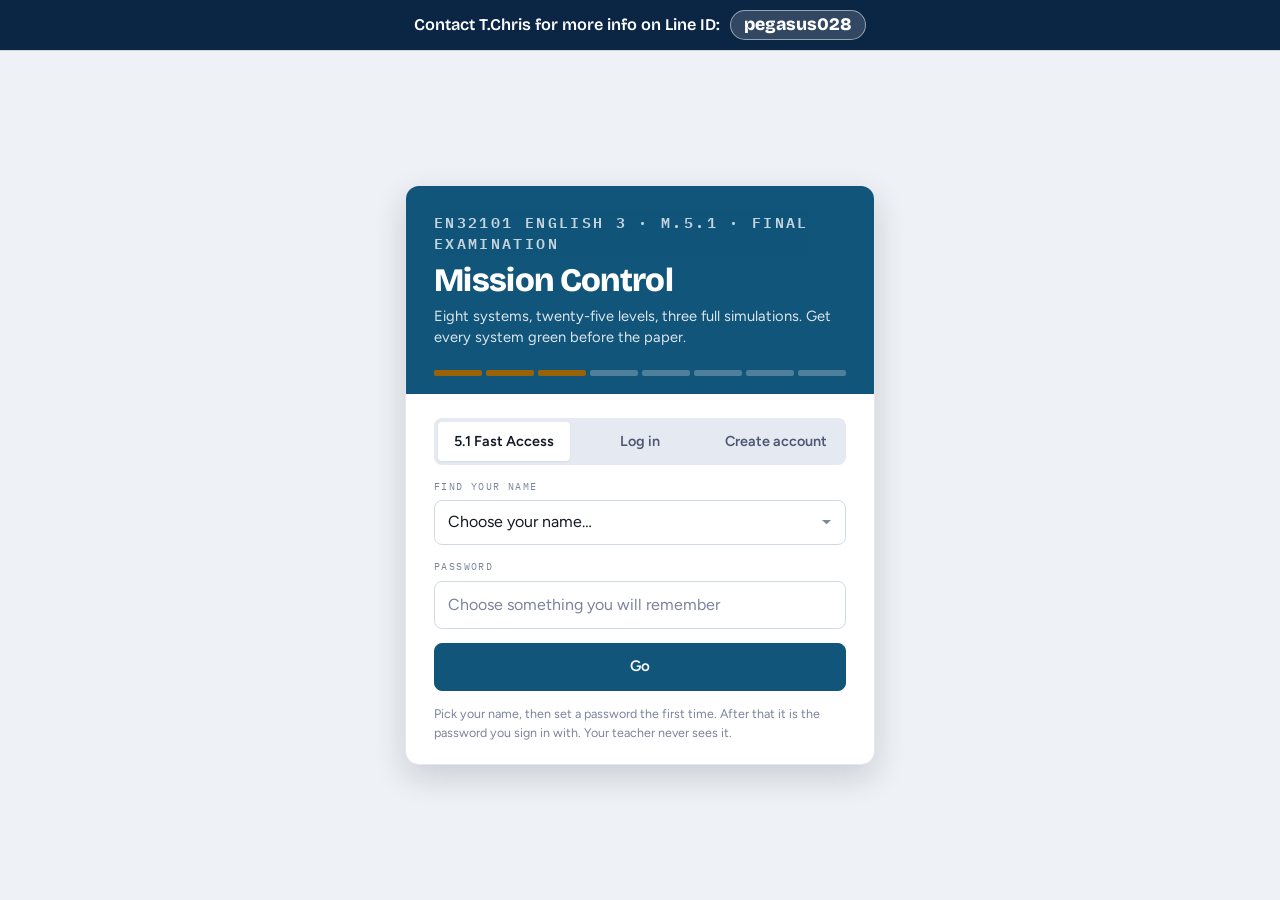
<file: index.html>
<!DOCTYPE html>
<html lang="en">
<head>
<meta charset="utf-8">
<meta name="viewport" content="width=device-width, initial-scale=1">
<title>Mission Control — EN32101 English 3</title>
<link rel="icon" href="data:image/svg+xml,%3Csvg xmlns='http://www.w3.org/2000/svg' viewBox='0 0 32 32'%3E%3Crect width='32' height='32' rx='7' fill='%2312557A'/%3E%3Ccircle cx='16' cy='16' r='8' fill='none' stroke='%23E5AE4A' stroke-width='2.5'/%3E%3Ccircle cx='16' cy='16' r='2.5' fill='%23E5AE4A'/%3E%3C/svg%3E">
<link rel="preconnect" href="https://fonts.googleapis.com">
<link rel="preconnect" href="https://fonts.gstatic.com" crossorigin>
<link rel="stylesheet" href="https://fonts.googleapis.com/css2?family=Bricolage+Grotesque:opsz,wght@12..96,600;12..96,800&family=Figtree:wght@400;500;600;700&family=IBM+Plex+Mono:wght@400;600&display=swap">
<link rel="stylesheet" href="theme.css?v=2026-09-21a">
<style>
/* ======================= STUDENT CONSOLE ============================== */
.wrap{max-width:900px;margin:0 auto;padding-inline:16px}
.hidden{display:none!important}
.tiny{font-size:.78rem;color:var(--ink-3);line-height:1.5}

/* ---------------------------------------------------------- login card */
#screen-login{display:flex;align-items:center;justify-content:center;padding:28px 16px}
.console{
  width:100%;max-width:470px;background:var(--surface);border-radius:var(--r-l);
  box-shadow:var(--shadow-l);overflow:hidden;border:1px solid var(--rule-soft);
}
.console-top{padding:26px var(--pad) 22px;background:var(--accent);color:var(--accent-ink)}
.console-top .kicker{color:var(--accent-ink);opacity:.75}
.console-top h1{font-size:2.05rem;line-height:1.02;margin:10px 0 8px;font-weight:800}
.console-top p{font-size:.92rem;opacity:.85;line-height:1.45}
.readout{
  display:flex;gap:0;background:var(--accent);padding:0 var(--pad) 18px;color:var(--accent-ink);
}
.readout span{
  flex:1;height:6px;background:rgba(255,255,255,.25);margin-right:4px;border-radius:2px;
}
.readout span:last-child{margin-right:0}
.readout span.on{background:var(--gold)}
.console-body{padding:24px var(--pad) 22px;display:flex;flex-direction:column;gap:14px}
.tabs{display:flex;gap:4px;background:var(--surface-2);padding:4px;border-radius:var(--r-m)}
.tab{
  flex:1;padding:8px;border:none;background:transparent;border-radius:var(--r-s);
  font-weight:600;font-size:.9rem;color:var(--ink-2);cursor:pointer;
}
.tab.on{background:var(--surface);color:var(--ink);box-shadow:var(--shadow-s)}
.msg{font-size:.88rem;padding:10px 12px;border-radius:var(--r-m);line-height:1.45}
.msg.bad{background:var(--no-soft);color:var(--no)}
.msg.info{background:var(--surface-2);color:var(--ink-2)}

/* --------------------------------------------------------------- header */
.bar{position:sticky;top:var(--ribbon-h);z-index:20;background:var(--ground);border-bottom:1px solid var(--rule)}
.bar-in{max-width:900px;margin:0 auto;padding:12px 16px;display:flex;align-items:center;gap:14px;flex-wrap:wrap}
.bar-id{display:flex;flex-direction:column;gap:1px;min-width:0;flex:1 1 150px}
.bar-name{font-family:var(--f-display);font-weight:700;font-size:1.02rem;line-height:1.15;overflow:hidden;text-overflow:ellipsis;white-space:nowrap}
.bar-rank{font-family:var(--f-mono);font-size:9.5px;letter-spacing:.13em;text-transform:uppercase;color:var(--accent)}
.gauge{flex:2 1 190px;display:flex;flex-direction:column;gap:4px;min-width:150px}
.gauge-top{display:flex;justify-content:space-between;align-items:baseline;font-family:var(--f-mono);font-size:9.5px;letter-spacing:.12em;text-transform:uppercase;color:var(--ink-3)}
.gauge-top b{font-size:12px;color:var(--ink);font-variant-numeric:tabular-nums}
.bar-line{height:7px;background:var(--surface-3);border-radius:99px;overflow:hidden}
.bar-line span{display:block;height:100%;background:var(--accent);border-radius:99px;transition:width .5s ease}
.bar-line.thin{height:5px}
.bar-line.gold span{background:var(--gold)}
.bar-stats{display:flex;gap:7px;flex:0 0 auto;align-items:center}
.chip{
  display:flex;flex-direction:column;align-items:center;padding:5px 9px;border-radius:var(--r-m);
  background:var(--surface);border:1px solid var(--rule-soft);min-width:48px;
}
.chip b{font-family:var(--f-mono);font-size:13px;font-weight:600;font-variant-numeric:tabular-nums;line-height:1.2}
.chip span{font-family:var(--f-mono);font-size:8.5px;letter-spacing:.1em;text-transform:uppercase;color:var(--ink-3)}
.chip.streak b{color:var(--gold)}
.nav{display:flex;gap:2px;max-width:900px;margin:0 auto;padding:0 12px 8px;overflow-x:auto}
.nav button{
  border:none;background:transparent;padding:7px 11px;border-radius:var(--r-m);cursor:pointer;
  font-family:var(--f-mono);font-size:10px;font-weight:600;letter-spacing:.11em;text-transform:uppercase;
  color:var(--ink-3);white-space:nowrap;
}
.nav button.on{background:var(--accent-soft);color:var(--accent)}
.nav button:hover{color:var(--ink)}

main{padding-block:22px 72px}
.sect-h{display:flex;align-items:baseline;justify-content:space-between;gap:12px;margin-bottom:14px;flex-wrap:wrap}
.sect-h h2{font-size:1.45rem}

/* -------------------------------------------------------- resume card */
.resume{
  width:100%;text-align:left;display:flex;align-items:stretch;overflow:hidden;
  border:none;border-radius:var(--r-l);background:var(--accent);color:var(--accent-ink);
  box-shadow:var(--shadow-m);cursor:pointer;margin-bottom:22px;padding:0;
  transition:transform .12s,box-shadow .12s;
}
.resume:hover{transform:translateY(-1px);box-shadow:var(--shadow-l)}
.resume.done{cursor:default;background:var(--ok)}
.resume-art{flex:0 0 118px;height:auto;margin:0;border-radius:0;align-self:stretch;background:rgba(255,255,255,.12)}
@media (max-width:560px){.resume-art{display:none}}
.resume-t{flex:1;min-width:0;display:flex;flex-direction:column;gap:2px;padding:15px 18px}
.resume-t .kicker{color:var(--accent-ink);opacity:.75}
.resume-n{font-family:var(--f-display);font-weight:700;font-size:1.16rem;line-height:1.2}
.resume-s{font-size:.86rem;opacity:.85;line-height:1.4}
.resume-go{flex:0 0 auto;align-self:center;padding:10px 20px 10px 6px;font-weight:700;font-size:.95rem;white-space:nowrap}

/* ------------------------------------------------------------- systems */
.systems{display:flex;flex-direction:column;gap:12px}
.sys{background:var(--surface);border:1px solid var(--rule-soft);border-radius:var(--r-l);box-shadow:var(--shadow-s);overflow:hidden}
.sys.done{border-color:var(--ok)}
.sys-head{
  width:100%;display:flex;gap:12px;align-items:flex-start;padding:15px 16px;
  background:none;border:none;cursor:pointer;text-align:left;
}
.sys-art{flex:0 0 96px;height:34px;border-radius:var(--r-s);overflow:hidden;margin:0;background:var(--accent-soft)}
.sys-art svg{display:block;width:100%;height:100%}
@media (max-width:560px){.sys-art{display:none}}
.sys-meta{flex:1;min-width:0;display:flex;flex-direction:column;gap:5px}
.sys-line1{display:flex;align-items:center;gap:8px;flex-wrap:wrap}
.sys-code{font-family:var(--f-mono);font-size:10px;font-weight:600;letter-spacing:.1em;color:var(--ink-3)}
.sys-name{font-family:var(--f-display);font-weight:700;font-size:1.08rem;line-height:1.2}
.sys-blurb{font-size:.88rem;color:var(--ink-2);line-height:1.45}
.sys-prog{display:flex;align-items:center;gap:9px}
.sys-prog .bar-line{flex:1}
.sys-pct{font-family:var(--f-mono);font-size:10px;color:var(--ink-3);font-variant-numeric:tabular-nums}
.caret{flex:0 0 auto;color:var(--ink-3);font-size:1.1rem;padding-top:2px;transition:transform .18s}
.sys.exp .caret{transform:rotate(90deg)}
.sys-body{border-top:1px solid var(--rule-soft);padding:8px 10px 12px;display:flex;flex-direction:column;gap:10px}
/* ---- reading a paper back -------------------------------------------- */
.rev{display:flex;flex-direction:column;gap:12px}
.rev-top{display:flex;gap:14px;align-items:flex-start;justify-content:space-between;flex-wrap:wrap}
.rev-top h2{font-family:var(--f-display);font-size:1.5rem;margin-top:2px}
.rev-sub{font-size:.9rem;color:var(--ink-2);margin-top:5px;max-width:60ch}
.rev-sec{
  display:flex;gap:9px;align-items:baseline;flex-wrap:wrap;
  border-bottom:1px solid var(--rule);padding-bottom:6px;margin-top:16px;
}
.rev-sec-p{font-family:var(--f-mono);font-size:10px;letter-spacing:.1em;color:var(--ink-3)}
.rev-sec-t{font-family:var(--f-display);font-weight:700;font-size:1.02rem}
.rev-passage{
  background:var(--surface-2);border:1px solid var(--rule-soft);border-radius:var(--r-m);
  padding:14px 16px;font-size:.93rem;line-height:1.65;
}
.rev-passage p+p{margin-top:.75em}
.revq{
  background:var(--surface);border:1px solid var(--rule-soft);border-left-width:3px;
  border-radius:var(--r-m);padding:13px 15px;display:flex;flex-direction:column;gap:9px;
}
.revq.ok{border-left-color:var(--ok)}
.revq.bad{border-left-color:var(--no)}
.revq.blank{border-left-color:var(--ink-3)}
.revq-h{display:flex;gap:9px;align-items:center}
.revq-n{
  width:22px;height:22px;border-radius:50%;background:var(--surface-2);color:var(--ink-2);
  display:grid;place-items:center;font-family:var(--f-mono);font-size:11px;flex:0 0 auto;
}
.revq-s{font-family:var(--f-mono);font-size:10px;letter-spacing:.07em;text-transform:uppercase;color:var(--ink-3)}
.revq.ok .revq-s{color:var(--ok)}
.revq.bad .revq-s{color:var(--no)}
.revq-given{font-style:italic;color:var(--ink-2);font-size:.93rem}
.revq-line{font-size:.93rem;line-height:1.6;background:var(--surface-2);border-radius:var(--r-s);padding:8px 11px}
.revq-line b{font-family:var(--f-mono);font-size:10px;color:var(--ink-3);margin-right:7px}
.rev-dlg p{display:block}
.rev-dlg p b{font-family:var(--f-mono);font-size:10px;color:var(--ink-3);margin-right:7px}
.revq-stem{font-size:.97rem;line-height:1.55}
.revq-opts{list-style:none;display:flex;flex-direction:column;gap:5px;counter-reset:o}
.revq-opts li{
  counter-increment:o;position:relative;padding:8px 11px 8px 32px;font-size:.92rem;
  border:1px solid var(--rule-soft);border-radius:var(--r-s);background:var(--surface-2);
}
.revq-opts li::before{
  content:counter(o);position:absolute;left:11px;top:8px;
  font-family:var(--f-mono);font-size:10px;color:var(--ink-3);
}
.revq-opts li.key{border-color:var(--ok);background:var(--ok-soft)}
.revq-opts li.chose{border-color:var(--no);background:var(--no-soft)}
.revq-tag{
  margin-left:8px;font-family:var(--f-mono);font-size:9px;letter-spacing:.06em;
  text-transform:uppercase;padding:1px 6px;border-radius:99px;white-space:nowrap;
}
.revq-tag.key{background:var(--ok);color:#fff}
.revq-tag.chose{background:var(--no);color:#fff}
.revq-fix{font-size:.9rem;color:var(--ok)}
.revq-blank{font-size:.88rem;color:var(--ink-3)}
.revq-why{font-size:.92rem;line-height:1.6;color:var(--ink-2);border-top:1px dashed var(--rule-soft);padding-top:9px}
.revq-wh{
  display:inline-block;font-family:var(--f-mono);font-size:9px;letter-spacing:.08em;
  text-transform:uppercase;color:var(--ink-3);margin-right:8px;
}
.revq-go{font-size:.85rem;color:var(--ink-3)}
.linky{background:none;border:none;padding:0;color:var(--accent);cursor:pointer;font:inherit;text-decoration:underline}
.step-acts{display:flex;gap:8px;flex-wrap:wrap;padding:0 16px 13px}

/* ---- arriving from the checklist ------------------------------------- */
.pace{
  font-family:var(--f-mono);font-size:10px;letter-spacing:.06em;text-transform:uppercase;
  color:var(--ink-3);white-space:nowrap;
}
.pace.ok{color:var(--ok)}
.pace.low{color:var(--no)}

/* ---- the class dropdown on the sign-in screen ------------------------- */
#f-pick{
  width:100%;padding:11px 13px;border-radius:var(--r-m);
  border:1px solid var(--rule);background:var(--surface);color:var(--ink);
  font-family:inherit;font-size:1rem;line-height:1.3;appearance:none;
  background-image:url("data:image/svg+xml,%3Csvg xmlns='http://www.w3.org/2000/svg' viewBox='0 0 12 8'%3E%3Cpath fill='%237C8A98' d='M1 1l5 5 5-5'/%3E%3C/svg%3E");
  background-repeat:no-repeat;background-position:right 13px center;background-size:11px;
  padding-right:34px;
}
#f-pick:focus{outline:2px solid var(--accent-line);outline-offset:1px}
#f-pick option{color:var(--ink);background:var(--surface)}
.tabs .tab{white-space:nowrap}
@media (max-width:420px){ .tabs{flex-wrap:wrap} }

/* ---- one introduction spanning a system's modules --------------------- */
.ckgroup{display:flex;flex-direction:column;gap:7px}
.ckgrid{display:flex;gap:8px;align-items:stretch}
.ckstack{flex:1;min-width:0;display:flex;flex-direction:column;gap:7px}
.ckstack .ckrow{width:100%}
.ckpod{
  flex:0 0 auto;display:flex;flex-direction:column;align-items:center;justify-content:center;gap:7px;
  padding:0 16px;min-width:116px;
  border:1px solid var(--rule);border-radius:var(--r-m);background:var(--surface);
  color:var(--ink);font-size:.85rem;font-weight:600;cursor:pointer;white-space:nowrap;
  transition:border-color .12s,background .12s;
}
.ckpod:hover{border-color:var(--accent-line);background:var(--accent-soft)}
.ckpod.done{border-color:var(--ok);color:var(--ok)}
.ckpod.done .res-i{background:var(--ok)}
.ckpod-l{line-height:1.2}
@media (max-width:560px){
  .ckgrid{flex-direction:column}
  .ckpod{flex-direction:row;padding:9px 14px;min-width:0}
}

/* ---- the last two days ------------------------------------------------- */
.sprint{
  background:var(--surface);border:1px solid var(--accent-line);border-left:4px solid var(--accent);
  border-radius:var(--r-l);box-shadow:var(--shadow-s);padding:16px 18px;margin-bottom:14px;
  display:flex;flex-direction:column;gap:11px;
}
.sprint-h{display:flex;flex-direction:column;gap:3px}
.sprint-n{font-family:var(--f-display);font-weight:700;font-size:1.22rem;line-height:1.2}
.sprint-s{font-size:.88rem;color:var(--ink-2);line-height:1.5}
.sprint-bar{height:8px;border-radius:99px;background:var(--surface-2);overflow:hidden}
.sprint-bar span{display:block;height:100%;background:var(--accent);border-radius:99px;transition:width .4s}
.sprint-r{display:flex;gap:9px;flex-wrap:wrap}
.sprint-r .btn{flex:1;min-width:140px}

/* ---- the class board ---------------------------------------------------- */
.boardwrap{margin-top:22px}
.boardbar{
  position:relative;height:10px;border-radius:99px;background:var(--surface-2);
  overflow:hidden;margin-bottom:11px;
}
.boardbar span{display:block;height:100%;background:var(--gold);border-radius:99px;transition:width .5s}
.boardbar i{
  position:absolute;right:8px;top:-17px;font-family:var(--f-mono);font-size:9px;
  letter-spacing:.06em;color:var(--ink-3);font-style:normal;
}
.board{list-style:none;display:flex;flex-direction:column;gap:5px}
.board li{
  display:flex;align-items:center;gap:11px;padding:9px 12px;border-radius:var(--r-m);
  background:var(--surface);border:1px solid var(--rule-soft);font-size:.92rem;
}
.board li.me{border-color:var(--accent);background:var(--accent-soft);font-weight:600}
.board li.apart{margin-top:8px;border-style:dashed}
.board-p{
  flex:0 0 auto;width:22px;text-align:center;font-family:var(--f-mono);
  font-size:11px;color:var(--ink-3);
}
.board li.me .board-p{color:var(--accent)}
.board-n{flex:1;min-width:0;overflow:hidden;text-overflow:ellipsis;white-space:nowrap}
.board-c,.board-q{
  flex:0 0 auto;display:flex;flex-direction:column;align-items:flex-end;
  font-family:var(--f-display);font-weight:700;font-size:.95rem;line-height:1.1;
}
.board-c i,.board-q i{
  font-family:var(--f-mono);font-size:8px;letter-spacing:.06em;text-transform:uppercase;
  color:var(--ink-3);font-style:normal;font-weight:400;
}
.board-c{min-width:44px}
.board-q{min-width:58px}

/* ---- the summary slides, at the head of the revision sheet ------------- */
.rvslides{
  background:var(--surface);border:1px solid var(--rule-soft);border-radius:var(--r-l);
  box-shadow:var(--shadow-s);padding:16px 17px 13px;
}
.rvs-h{display:flex;align-items:baseline;justify-content:space-between;gap:12px;margin-bottom:11px}
.rvs-h h3{font-family:var(--f-display);font-size:1.12rem;line-height:1.2}
.rvs-count{flex:0 0 auto;font-family:var(--f-mono);font-size:11px;letter-spacing:.06em;color:var(--ink-3)}
.rvs-stage{position:relative;max-width:820px;margin:0 auto;border-radius:var(--r-m);overflow:hidden;background:#0b0f14}
.rvs-slide{display:none;margin:0}
.rvs-slide.on{display:block}
.rvs-slide img{display:block;width:100%;height:auto;cursor:zoom-in}
.rvs-slide figcaption{display:none}
.rvs-bar{display:flex;align-items:center;gap:10px;margin-top:11px}
.rvs-nav{
  flex:0 0 auto;width:36px;height:36px;border:1px solid var(--rule);border-radius:50%;
  cursor:pointer;background:var(--surface);color:var(--ink-2);
  font-size:20px;line-height:1;display:grid;place-items:center;
}
.rvs-nav:hover{background:var(--accent-soft);color:var(--accent);border-color:var(--accent-line)}
.rvs-dots{flex:1 1 auto;display:flex;flex-wrap:wrap;gap:6px;justify-content:center}
.rvs-dot{width:9px;height:9px;padding:0;border:0;border-radius:50%;cursor:pointer;background:var(--rule)}
.rvs-dot.on{background:var(--accent)}
.rvs-foot{margin-top:9px;text-align:center;font-size:.8rem;color:var(--ink-3)}
.rvs-big{display:block;width:100%;height:auto;border-radius:var(--r-m)}

/* ---- the revision sheet ------------------------------------------------ */
.rvwrap{display:flex;flex-direction:column;gap:18px}
.rvsec{
  background:var(--surface);border:1px solid var(--rule-soft);border-radius:var(--r-l);
  box-shadow:var(--shadow-s);padding:18px 19px;
}
.rvh{display:flex;align-items:center;gap:11px;font-family:var(--f-display);font-size:1.22rem;line-height:1.2}
.rvh-n{
  flex:0 0 auto;width:28px;height:28px;border-radius:8px;background:var(--accent);color:var(--accent-ink);
  display:grid;place-items:center;font-family:var(--f-mono);font-size:13px;font-weight:600;
}
.rvblurb{color:var(--ink-2);font-size:.9rem;margin-top:8px;line-height:1.5}
.rvlvl{
  margin-top:16px;display:flex;align-items:baseline;gap:9px;flex-wrap:wrap;
  font-family:var(--f-display);font-weight:700;font-size:1rem;
  border-bottom:1px solid var(--rule-soft);padding-bottom:5px;
}
.rvlvl-n{font-family:var(--f-mono);font-size:10px;letter-spacing:.09em;text-transform:uppercase;color:var(--ink-3);font-weight:400}
.rvkey{margin-top:9px;font-size:.93rem;line-height:1.6;color:var(--ink-2)}
.rvkey b{display:block;color:var(--ink);font-size:.95rem;margin-bottom:2px}
.rvkey.done{opacity:.45}
.rvrules{margin-top:15px;padding-top:13px;border-top:1px dashed var(--rule)}
.rvrules-h{
  display:block;font-family:var(--f-mono);font-size:10px;letter-spacing:.08em;
  text-transform:uppercase;color:var(--ink-3);margin-bottom:9px;
}
.rvrule{
  margin-bottom:10px;padding-left:11px;border-left:2px solid var(--rule);
  font-size:.92rem;line-height:1.6;color:var(--ink-2);
}
.rvrule b{display:block;color:var(--ink);margin-bottom:1px}
.rvrule.shaky{border-left-color:var(--no);background:var(--no-soft);padding:8px 11px;border-radius:0 var(--r-s) var(--r-s) 0}
.rvflag{
  margin-left:9px;font-family:var(--f-mono);font-size:9px;letter-spacing:.06em;
  text-transform:uppercase;color:var(--no);font-weight:400;
}
@media print{
  .ribbon,.bar,.nav,.sect-h .btn,#toast-slot,#modal-slot{display:none !important}
  body{background:#fff}
  .rvsec{break-inside:avoid;box-shadow:none;border-color:#ccc}
  .rvkey.done{opacity:1}
  .rvs-bar,.rvs-foot,.rvs-count{display:none !important}
  .rvslides{box-shadow:none;border-color:#ccc;padding:0;border:0}
  .rvs-stage{background:none;overflow:visible;border-radius:0}
  .rvs-slide{display:block !important;break-inside:avoid;margin-bottom:9px}
  .rvs-slide img{cursor:auto;border:1px solid #ddd}
}

/* ---- the videos screen -------------------------------------------------- */
.vidlist{display:flex;flex-direction:column;gap:14px}
.vidrow{
  background:var(--surface);border:1px solid var(--rule-soft);border-radius:var(--r-l);
  box-shadow:var(--shadow-s);padding:15px 17px;display:flex;flex-direction:column;gap:11px;
}
.vidrow.done{border-color:var(--ok)}
.vidrow h3{font-family:var(--f-display);font-weight:700;font-size:1.08rem;line-height:1.2}
.ckmedia{flex:0 0 auto;display:flex;flex-direction:column;gap:7px}
.ckmedia .ckpod{flex:1}
@media (max-width:560px){ .ckmedia{flex-direction:row} .ckmedia .ckpod{flex:1} }

/* ---- the podcasts screen ---------------------------------------------- */
.gate-alt{
  display:flex;align-items:center;justify-content:center;gap:11px;flex-wrap:wrap;
  margin-top:18px;font-size:.85rem;color:var(--ink-3);
}
.podlist{display:flex;flex-direction:column;gap:11px}
.podrow{
  background:var(--surface);border:1px solid var(--rule-soft);border-radius:var(--r-l);
  box-shadow:var(--shadow-s);padding:15px 17px;display:flex;flex-direction:column;gap:11px;
}
.podrow.done{border-color:var(--ok)}
.podrow h3{font-family:var(--f-display);font-weight:700;font-size:1.08rem;line-height:1.2}
.podrow .pod-a{width:100%;height:38px}
.podrow-miss{display:none;font-size:.85rem;color:var(--ink-3)}
.podrow.missing .podrow-miss{display:block}

/* ---- narrowing the review to the errors ------------------------------- */
.rev-filter{display:flex;gap:8px;flex-wrap:wrap}
.rev-sec-n{
  margin-left:auto;font-family:var(--f-mono);font-size:10px;letter-spacing:.06em;color:var(--ink-3);
}

/* ---- the exam plan --------------------------------------------------- */
.gate{
  background:var(--surface);border:1px solid var(--accent-line);border-radius:var(--r-l);
  box-shadow:var(--shadow-s);padding:0 0 28px;text-align:center;overflow:hidden;
}
.gate-art{height:74px;margin:0 0 22px;background:var(--accent-soft)}
.gate-art svg{display:block;width:100%;height:100%}
.gate h2{font-family:var(--f-display);font-size:1.75rem;line-height:1.15;padding:0 20px}
.gate>p{font-size:1.05rem;color:var(--ink-2);margin-top:7px;padding:0 20px}
.gate .gate-sub{font-size:.9rem;color:var(--ink-3);max-width:46ch;margin:16px auto 22px;line-height:1.55}
.btn.lg{font-size:1rem;padding:13px 30px}
.step{
  background:var(--surface);border:1px solid var(--rule-soft);border-radius:var(--r-l);
  box-shadow:var(--shadow-s);margin-bottom:14px;overflow:hidden;
}
.step.open{border-color:var(--accent-line)}
.step.shut{opacity:.6}
.step-h{display:flex;gap:12px;align-items:center;padding:14px 16px}
.step-n{
  flex:0 0 auto;width:26px;height:26px;border-radius:50%;background:var(--accent);color:var(--accent-ink);
  display:grid;place-items:center;font-family:var(--f-mono);font-size:12px;font-weight:600;
}
.step.shut .step-n{background:var(--rule);color:var(--ink-3)}
.step-t{flex:1;min-width:0;display:flex;flex-direction:column;gap:3px}
.step-name{font-family:var(--f-display);font-weight:700;font-size:1.05rem}
.step-s{font-size:.85rem;color:var(--ink-2)}
.step-pct{font-family:var(--f-mono);font-size:.95rem;font-weight:600;color:var(--ink-2);font-variant-numeric:tabular-nums}
.step-pct.good{color:var(--ok)}
.step-lock{color:var(--ink-3);font-size:.7rem}
.step-b{border-top:1px solid var(--rule-soft);padding:12px 14px 14px;display:flex;flex-direction:column;gap:7px}
.ck-h{font-size:.85rem;color:var(--ink-2);margin-bottom:3px}
.allclear{font-size:.88rem;color:var(--ok)}
.ckrow{
  display:flex;gap:11px;align-items:center;width:100%;text-align:left;cursor:pointer;
  background:var(--surface-2);border:1px solid var(--rule-soft);border-radius:var(--r-m);padding:10px 12px;
  transition:border-color .12s,background .12s;
}
.ckrow:hover{border-color:var(--accent-line);background:var(--accent-soft)}
.ck-box{
  flex:0 0 auto;width:19px;height:19px;border-radius:5px;border:1.5px solid var(--rule);
  display:grid;place-items:center;font-size:11px;color:var(--accent-ink);
}
.ckrow.done .ck-box{background:var(--ok);border-color:var(--ok);color:#fff}
.ckrow.done .ck-name{text-decoration:line-through;color:var(--ink-3)}
.ck-txt{flex:1;min-width:0;display:flex;flex-direction:column;gap:2px}
.ck-name{font-weight:600;font-size:.94rem}
.ck-sub{font-size:.78rem;color:var(--ink-3)}
.ck-go{flex:0 0 auto;font-family:var(--f-mono);font-size:10px;letter-spacing:.06em;color:var(--accent)}
.ckrow.done .ck-go{color:var(--ok)}

.lvl{border:1px solid var(--rule-soft);border-radius:var(--r-m);overflow:hidden}
.lvl-head{
  width:100%;display:flex;gap:10px;align-items:center;padding:11px 12px;
  background:var(--surface-2);border:none;cursor:pointer;text-align:left;
}
.lvl-n{
  flex:0 0 auto;width:26px;height:26px;border-radius:50%;background:var(--surface);
  border:1px solid var(--rule);display:grid;place-items:center;
  font-family:var(--f-mono);font-size:11px;font-weight:700;color:var(--ink-2);
}
.lvl.done .lvl-n{background:var(--ok);border-color:var(--ok);color:#fff}
.lvl-t{flex:1;min-width:0}
.lvl-name{display:block;font-weight:700;font-size:.96rem;line-height:1.3}
.lvl-sub{display:block;font-family:var(--f-mono);font-size:9.5px;letter-spacing:.1em;text-transform:uppercase;color:var(--ink-3);margin-top:2px}
.lvl-pct{font-family:var(--f-mono);font-size:11px;color:var(--ink-2);font-variant-numeric:tabular-nums;flex:0 0 auto}
.lvl-body{padding:4px 6px 8px;display:flex;flex-direction:column}
.mrow{
  display:flex;align-items:center;gap:11px;width:100%;text-align:left;padding:10px 10px;
  background:none;border:none;border-radius:var(--r-m);cursor:pointer;
}
.mrow:hover:not([disabled]){background:var(--surface-2)}
.mrow[disabled]{opacity:.5;cursor:not-allowed}
.mrow-tick{
  flex:0 0 auto;width:20px;height:20px;border-radius:50%;border:2px solid var(--rule);
  display:grid;place-items:center;font-size:11px;font-weight:700;color:#fff;
}
.mrow.done .mrow-tick{background:var(--ok);border-color:var(--ok)}
.mrow.done .mrow-tick::after{content:"\2713"}
.mrow-txt{flex:1;min-width:0}
.mrow-name{display:block;font-weight:600;font-size:.93rem;line-height:1.35}
.mrow-sub{display:block;font-family:var(--f-mono);font-size:9.5px;letter-spacing:.1em;text-transform:uppercase;color:var(--ink-3);margin-top:2px}
.mrow-score{font-family:var(--f-mono);font-size:11px;color:var(--ink-2);font-variant-numeric:tabular-nums;flex:0 0 auto}
.mrow.check{border-top:1px dashed var(--rule);margin-top:4px}
.mrow.check .mrow-name{color:var(--gold)}

/* --------------------------------------------- stage media (resources) */
.sys-res{
  display:flex;flex-wrap:wrap;gap:7px;padding:0 16px 14px;
  border-bottom:1px solid var(--rule-soft);margin-bottom:-1px;
}
.res{
  display:inline-flex;align-items:center;gap:7px;padding:7px 13px;border-radius:99px;
  border:1px solid var(--rule);background:var(--surface);color:var(--ink);
  font-size:.85rem;font-weight:600;cursor:pointer;text-decoration:none;white-space:nowrap;
  transition:border-color .12s,background .12s;
}
.res:hover{border-color:var(--accent-line);background:var(--accent-soft)}
.res-i{
  width:18px;height:18px;border-radius:50%;background:var(--accent);color:var(--accent-ink);
  display:grid;place-items:center;font-size:10px;flex:0 0 auto;line-height:1;
}
.res.go{border-color:var(--accent-line);background:var(--accent-soft);color:var(--accent)}
.res.go:hover{border-color:var(--accent);background:var(--accent-soft)}
.res.done{border-color:var(--ok);color:var(--ok)}
.res.done .res-i{background:var(--ok)}
.res-x{
  font-family:var(--f-mono);font-size:9px;letter-spacing:.06em;text-transform:uppercase;
  color:var(--ink-3);font-weight:400;
}
.res-drop{flex:0 0 100%}
.res-drop:empty{display:none}
.pod{
  margin-top:10px;padding:12px 14px;border-radius:var(--r-m);
  background:var(--surface-2);border:1px solid var(--rule-soft);
  display:flex;flex-direction:column;gap:10px;
}
.pod-t{display:flex;flex-direction:column;gap:1px;min-width:0}
.pod-n{font-weight:600;font-size:.93rem;line-height:1.25}
.pod-s{font-family:var(--f-mono);font-size:9.5px;letter-spacing:.08em;text-transform:uppercase;color:var(--ink-3)}
.pod-a{width:100%;height:36px}
.modal-card:has(.ytbox){max-width:660px}
.ytbox{width:100%;aspect-ratio:16/9;border-radius:var(--r-m);overflow:hidden;background:var(--ink)}
.ytbox iframe{width:100%;height:100%;border:0;display:block}

/* ---------------------------------------------------------------- play */
.play{max-width:700px;margin:0 auto}
.play-top{display:flex;align-items:center;gap:12px;margin-bottom:14px}
.play-top .bar-line{flex:1}
.qcount{font-family:var(--f-mono);font-size:10px;letter-spacing:.1em;color:var(--ink-3);font-variant-numeric:tabular-nums}
.theory{padding:var(--pad);display:flex;flex-direction:column;gap:14px}
.theory h3{font-size:1.35rem;line-height:1.15}
.theory .key{
  font-size:1.02rem;line-height:1.5;font-weight:600;border-left:3px solid var(--gold);
  padding-left:14px;color:var(--ink);
}
.theory .prose p{font-size:.97rem;line-height:1.65;color:var(--ink-2);margin-bottom:.8em}
.theory .prose p:last-child{margin-bottom:0}
.theory .prose em{font-style:italic;color:var(--ink)}
.theory .prose strong{color:var(--ink)}
.theory .prose u{text-decoration-color:var(--accent-line);text-underline-offset:3px}
.exlist{display:flex;flex-direction:column;gap:10px;background:var(--surface-2);padding:14px;border-radius:var(--r-m)}
.exlist .s{font-size:.99rem}
.exlist .s s{opacity:.62}
.exlist .g{font-family:var(--f-mono);font-size:9.5px;letter-spacing:.06em;color:var(--ink-3);margin-top:3px;line-height:1.45}
.simple-btn{align-self:flex-start}
.qcard{padding:var(--pad);display:flex;flex-direction:column}
.qtype{
  font-family:var(--f-mono);font-size:9.5px;letter-spacing:.15em;text-transform:uppercase;
  color:var(--accent);margin-bottom:12px;display:flex;justify-content:space-between;gap:10px;
}
.qtype .lv{color:var(--ink-3)}
#qhost{margin-bottom:16px}
.qfoot{display:flex;gap:10px;align-items:center;flex-wrap:wrap;position:relative}
.qfoot .grow{flex:1}
#feedback{margin-bottom:14px}

/* --------------------------------------------------------- time bonus */
.timer{position:relative;width:38px;height:38px;flex:0 0 auto}
.timer svg{transform:rotate(-90deg);display:block}
.timer .track{stroke:var(--surface-3)}
.timer .run{stroke:var(--gold);transition:stroke-dashoffset .1s linear,stroke .2s}
.timer.cold .run{stroke:var(--ink-3);opacity:.4}
.timer b{
  position:absolute;inset:0;display:grid;place-items:center;
  font-family:var(--f-mono);font-size:12px;font-weight:600;color:var(--gold);font-variant-numeric:tabular-nums;
}
.timer.cold b{color:var(--ink-3);font-size:9px}
.combo{
  display:inline-flex;align-items:center;gap:5px;padding:4px 9px;border-radius:99px;
  background:var(--gold-soft);color:var(--gold);font-family:var(--f-mono);font-size:10px;
  font-weight:600;letter-spacing:.08em;white-space:nowrap;
}
.xpfloat{
  position:absolute;right:0;top:-6px;font-family:var(--f-display);font-weight:800;font-size:1.15rem;
  color:var(--gold);pointer-events:none;animation:rise 1.1s ease-out forwards;
}
.xpfloat.plain{color:var(--accent)}
@keyframes rise{
  0%{opacity:0;transform:translateY(6px) scale(.9)}
  22%{opacity:1;transform:translateY(-4px) scale(1.06)}
  100%{opacity:0;transform:translateY(-30px) scale(1)}
}
.bonus-note{
  font-family:var(--f-mono);font-size:9.5px;letter-spacing:.1em;text-transform:uppercase;
  color:var(--gold);display:inline-flex;align-items:center;gap:5px;
}
.verdict.ok{animation:pop .28s ease-out}
@keyframes pop{0%{transform:scale(.985)}60%{transform:scale(1.008)}100%{transform:scale(1)}}

/* --------------------------------------------------------------- exam */
.examtop{
  position:sticky;top:calc(var(--ribbon-h) + 4px);z-index:15;
  display:flex;align-items:center;gap:12px;background:var(--surface);
  border:1px solid var(--rule);border-radius:var(--r-m);padding:9px 13px;margin-bottom:14px;
  box-shadow:var(--shadow-s);flex-wrap:wrap;
}
.examtop .sec{font-family:var(--f-mono);font-size:10px;letter-spacing:.11em;text-transform:uppercase;color:var(--accent);font-weight:600}
.examtop .clock{
  margin-left:auto;font-family:var(--f-mono);font-size:1.05rem;font-weight:600;
  font-variant-numeric:tabular-nums;color:var(--ink);
}
.examtop .clock.low{color:var(--no)}
.examnav{display:flex;flex-wrap:wrap;gap:4px;margin-top:10px}
.examnav button{
  width:30px;height:30px;border-radius:var(--r-s);border:1px solid var(--rule);
  background:var(--surface);font-family:var(--f-mono);font-size:11px;cursor:pointer;color:var(--ink-3);
}
.examnav button.ans{background:var(--accent-soft);border-color:var(--accent-line);color:var(--accent);font-weight:600}
.examnav button.here{background:var(--accent);border-color:var(--accent);color:var(--accent-ink);font-weight:700}
.instr{
  font-size:.9rem;color:var(--ink-2);background:var(--surface-2);border-radius:var(--r-m);
  padding:10px 13px;margin-bottom:14px;line-height:1.5;
}
.instr b{color:var(--ink);font-family:var(--f-mono);font-size:10px;letter-spacing:.12em;text-transform:uppercase;display:block;margin-bottom:3px}

/* --------------------------------------------------------- result panel */
.result{padding:var(--pad);text-align:center;display:flex;flex-direction:column;gap:16px;align-items:center}
.score-ring{
  width:126px;height:126px;border-radius:50%;display:grid;place-items:center;
  background:conic-gradient(var(--accent) calc(var(--p)*1%), var(--surface-3) 0);
}
.score-ring i{
  width:100px;height:100px;border-radius:50%;background:var(--surface);display:grid;place-items:center;
  font-family:var(--f-display);font-weight:800;font-size:1.9rem;font-style:normal;font-variant-numeric:tabular-nums;
}
.result h3{font-size:1.4rem}
.result p{color:var(--ink-2);font-size:.95rem;max-width:36rem}
.misslist{width:100%;text-align:left;display:flex;flex-direction:column;gap:8px;margin-top:4px}
.miss{background:var(--surface-2);border-radius:var(--r-m);padding:11px 13px;font-size:.9rem;line-height:1.5}
.miss b{display:block;font-family:var(--f-mono);font-size:9.5px;letter-spacing:.1em;text-transform:uppercase;color:var(--no);margin-bottom:4px}
.sectable{width:100%;border-collapse:collapse;font-size:.88rem;text-align:left}
.sectable th{font-family:var(--f-mono);font-size:9px;letter-spacing:.12em;text-transform:uppercase;color:var(--ink-3);padding:7px 8px;border-bottom:1px solid var(--rule)}
.sectable td{padding:7px 8px;border-bottom:1px solid var(--rule-soft)}
.sectable td.n{font-family:var(--f-mono);font-variant-numeric:tabular-nums;text-align:right}
.sectable tr.low td{background:var(--no-soft)}

/* ------------------------------------------------------------- record */
.awards{display:grid;grid-template-columns:1fr;gap:9px}
@media (min-width:620px){.awards{grid-template-columns:1fr 1fr}}
.award{display:flex;gap:12px;align-items:flex-start;padding:13px 14px;border-radius:var(--r-m);background:var(--surface);border:1px solid var(--rule-soft)}
.award.locked{opacity:.5}
.award-i{
  flex:0 0 auto;width:34px;height:34px;border-radius:50%;display:grid;place-items:center;
  background:var(--surface-2);color:var(--ink-3);font-family:var(--f-mono);font-size:13px;font-weight:600;
}
.award.got .award-i{background:var(--gold-soft);color:var(--gold)}
.award-n{display:block;font-weight:700;font-size:.95rem;font-family:var(--f-display);line-height:1.25}
.award-p{display:block;font-size:.85rem;color:var(--ink-2);line-height:1.4}
.award-h{display:block;font-family:var(--f-mono);font-size:9.5px;letter-spacing:.06em;color:var(--ink-3);margin-top:3px;line-height:1.4}
.sysgrid{display:grid;grid-template-columns:repeat(auto-fill,minmax(148px,1fr));gap:10px}
.systile{border:1px solid var(--rule);border-radius:var(--r-m);padding:11px 12px;display:flex;flex-direction:column;gap:6px}
.systile.done{border-color:var(--ok);background:var(--ok-soft)}
.systile b{font-family:var(--f-display);font-size:.9rem;line-height:1.2}
.systile span{font-family:var(--f-mono);font-size:9px;letter-spacing:.09em;text-transform:uppercase;color:var(--ink-3)}

/* ---------------------------------------------------------------- misc */
.empty{padding:34px 20px;text-align:center;color:var(--ink-3);font-size:.93rem}
.toast{
  position:fixed;left:50%;bottom:22px;transform:translateX(-50%);z-index:60;
  background:var(--ink);color:var(--ground);padding:11px 18px;border-radius:99px;
  font-size:.9rem;font-weight:600;box-shadow:var(--shadow-l);max-width:90vw;
}
.modal{position:fixed;inset:0;z-index:80;display:grid;place-items:center;background:rgba(8,11,18,.66);padding:20px}
.modal-card{
  background:var(--surface);border-radius:var(--r-l);padding:28px var(--pad);max-width:420px;width:100%;
  text-align:center;box-shadow:var(--shadow-l);display:flex;flex-direction:column;gap:12px;align-items:center;
}
.modal-card .seal{
  width:74px;height:74px;border-radius:50%;background:var(--gold-soft);color:var(--gold);
  display:grid;place-items:center;font-family:var(--f-mono);font-size:22px;font-weight:600;
  border:2px solid var(--gold);
}
.settings{display:flex;flex-direction:column;gap:14px;padding:var(--pad)}

/* --------------------------------------------------------- simulations */
.simcard{
  display:flex;gap:14px;align-items:stretch;padding:0;overflow:hidden;
  border:1px solid var(--rule-soft);border-radius:var(--r-l);background:var(--surface);
  box-shadow:var(--shadow-s);margin-bottom:12px;
}
.simcard .simart{flex:0 0 110px;background:var(--accent-soft)}
.simcard .simart svg{display:block;width:100%;height:100%}
@media (max-width:560px){.simcard .simart{display:none}}
.simbody{flex:1;min-width:0;padding:15px 16px;display:flex;flex-direction:column;gap:7px}
.simbody h3{font-size:1.08rem}
.simbody p{font-size:.88rem;color:var(--ink-2);line-height:1.45}
.simmeta{display:flex;gap:7px;flex-wrap:wrap;margin-top:2px}
.simgo{display:flex;gap:8px;flex-wrap:wrap;margin-top:6px}

/* ------------------------------------------------------- contact ribbon */
:root{ --ribbon-h:46px; --ribbon-bg:#0B2545; --ribbon-fg:#FFFFFF; }
.ribbon{
  position:fixed;top:0;left:0;right:0;z-index:50;
  background:var(--ribbon-bg);color:var(--ribbon-fg);
  display:flex;align-items:center;justify-content:center;
  padding:10px 14px;text-align:center;box-shadow:0 1px 0 rgba(0,0,0,.12);
}
.ribbon-in{
  display:inline-flex;align-items:center;justify-content:center;gap:10px;flex-wrap:wrap;
  font-family:var(--f-display);font-weight:600;font-size:1.02rem;line-height:1.25;
}
.ribbon-id{
  display:inline-block;color:var(--ribbon-fg);text-decoration:none;
  font-family:var(--f-display);font-weight:800;font-size:1.1rem;
  padding:3px 13px;border-radius:99px;
  background:rgba(255,255,255,.16);border:1.5px solid rgba(255,255,255,.5);
  transition:background .14s,border-color .14s;
}
.ribbon-id:hover{background:rgba(255,255,255,.28);border-color:#fff}
@media (max-width:560px){
  .ribbon{padding:9px 12px}
  .ribbon-in{font-size:.9rem;gap:8px}
  .ribbon-id{font-size:.98rem;padding:2px 11px}
}
body{padding-top:var(--ribbon-h)}
#screen-login{min-height:calc(100vh - var(--ribbon-h))}
</style>
</head>
<body>

<!-- Persistent contact ribbon — sits above every screen of the portal. -->
<div class="ribbon">
  <span class="ribbon-in">Contact T.Chris for more info on Line ID:
    <a class="ribbon-id" href="https://line.me/ti/p/s8-dggjcqD"
       target="_blank" rel="noopener" title="Add T.Chris on LINE">pegasus028</a>
  </span>
</div>

<!-- ===================== LOGIN ===================== -->
<div id="screen-login">
  <div class="console">
    <div class="console-top">
      <p class="kicker">EN32101 English 3 · M.5.1 · Final examination</p>
      <h1>Mission Control</h1>
      <p>Eight systems, twenty-five levels, three full simulations. Get every system green before the paper.</p>
    </div>
    <div class="readout">
      <span class="on"></span><span class="on"></span><span class="on"></span><span></span>
      <span></span><span></span><span></span><span></span>
    </div>
    <div class="console-body">
      <div class="tabs" role="tablist">
        <button class="tab on" id="tab-fast" role="tab">5.1 Fast Access</button>
        <button class="tab" id="tab-in" role="tab">Log in</button>
        <button class="tab" id="tab-new" role="tab">Create account</button>
      </div>
      <div class="field hidden" id="wrap-pick">
        <label for="f-pick">Find your name</label>
        <select id="f-pick"><option value="">Choose your name…</option></select>
      </div>
      <div class="field" id="wrap-id">
        <label for="f-id">Student ID</label>
        <input type="text" id="f-id" autocomplete="username" placeholder="e.g. m5-ploy" spellcheck="false">
      </div>
      <div class="field hidden" id="wrap-name">
        <label for="f-name">Your English nickname</label>
        <input type="text" id="f-name" autocomplete="name" placeholder="What your teacher calls you in class">
      </div>
      <div class="field">
        <label for="f-pw">Password</label>
        <input type="password" id="f-pw" autocomplete="current-password" placeholder="Choose something you will remember">
      </div>
      <div id="login-msg" class="msg info hidden"></div>
      <button class="btn primary wide" id="btn-go">Log in</button>
      <p class="tiny" id="login-tip">Your ID and password are yours to choose. Your teacher can see your progress, never your password.</p>
    </div>
  </div>
</div>

<!-- ===================== APP ===================== -->
<div id="screen-app" class="hidden">
  <header class="bar">
    <div class="bar-in">
      <div class="bar-id">
        <span class="bar-name" id="hdr-name">—</span>
        <span class="bar-rank" id="hdr-rank">—</span>
      </div>
      <div class="gauge">
        <div class="gauge-top"><span>Exam readiness</span><b id="hdr-ready">0%</b></div>
        <div class="bar-line"><span id="hdr-bar" style="width:0%"></span></div>
      </div>
      <div class="bar-stats">
        <div class="chip streak"><b id="hdr-streak">0</b><span>Streak</span></div>
        <div class="chip"><b id="hdr-xp">0</b><span>XP</span></div>
        <button class="btn sm" id="btn-out" title="Log out">Log out</button>
      </div>
    </div>
    <nav class="nav">
      <button data-view="plan" class="on">Exam plan</button>
      <button data-view="map">Systems</button>
      <button data-view="revise">Revision sheet</button>
      <button data-view="vids">Videos</button>
      <button data-view="pods">Podcasts</button>
      <button data-view="faults">Fault list<span id="nav-faults"></span></button>
      <button data-view="record">Record<span id="nav-record"></span></button>
      <button data-view="settings">Settings</button>
    </nav>
  </header>

  <div id="modebar-slot"></div>

  <main class="wrap">
    <section id="view-plan"></section>
    <section id="view-map" class="hidden"></section>
    <section id="view-play" class="hidden"></section>
    <section id="view-review" class="hidden"></section>
    <section id="view-revise" class="hidden"></section>
    <section id="view-vids" class="hidden"></section>
    <section id="view-pods" class="hidden"></section>
    <section id="view-faults" class="hidden"></section>
    <section id="view-record" class="hidden"></section>
    <section id="view-settings" class="hidden"></section>
  </main>
</div>

<div id="toast-slot"></div>
<div id="modal-slot"></div>

<!-- ===================================================================
     CLASS SERVER — the Apps Script Web App this console talks to.
     Paste your /exec URL between the quotes, here and in teacher.html.
     =================================================================== -->
<script>window.MC_API_URL = 'https://script.google.com/macros/s/AKfycbwTAnHHxTE1ilNaOcCxsd_Z0C7gCLANLqPCPuiDb43MJIsbJDNlkRFBmPqxl4nwTwqFXg/exec';</script>

<script src="roster.js?v=2026-09-21a"></script>
<script src="content.js?v=2026-09-21a"></script>
<script src="topic-verbforms.js?v=2026-09-21a"></script>
<script src="topic-participles.js?v=2026-09-21a"></script>
<script src="topic-nominalization.js?v=2026-09-21a"></script>
<script src="topic-tenses.js?v=2026-09-21a"></script>
<script src="topic-inversion.js?v=2026-09-21a"></script>
<script src="topic-cohesion.js?v=2026-09-21a"></script>
<script src="topic-vocab.js?v=2026-09-21a"></script>
<script src="topic-reading.js?v=2026-09-21a"></script>
<script src="media.js?v=2026-09-21a"></script>
<script src="mock-1.js?v=2026-09-21a"></script>
<script src="mock-2.js?v=2026-09-21a"></script>
<script src="mock-3.js?v=2026-09-21a"></script>
<script src="content-export.js?v=2026-09-21a"></script>
<script src="engine.js?v=2026-09-21a"></script>
<script src="api.js?v=2026-09-21a"></script>
<script src="student.js?v=2026-09-21a"></script>
</body>
</html>
</file>
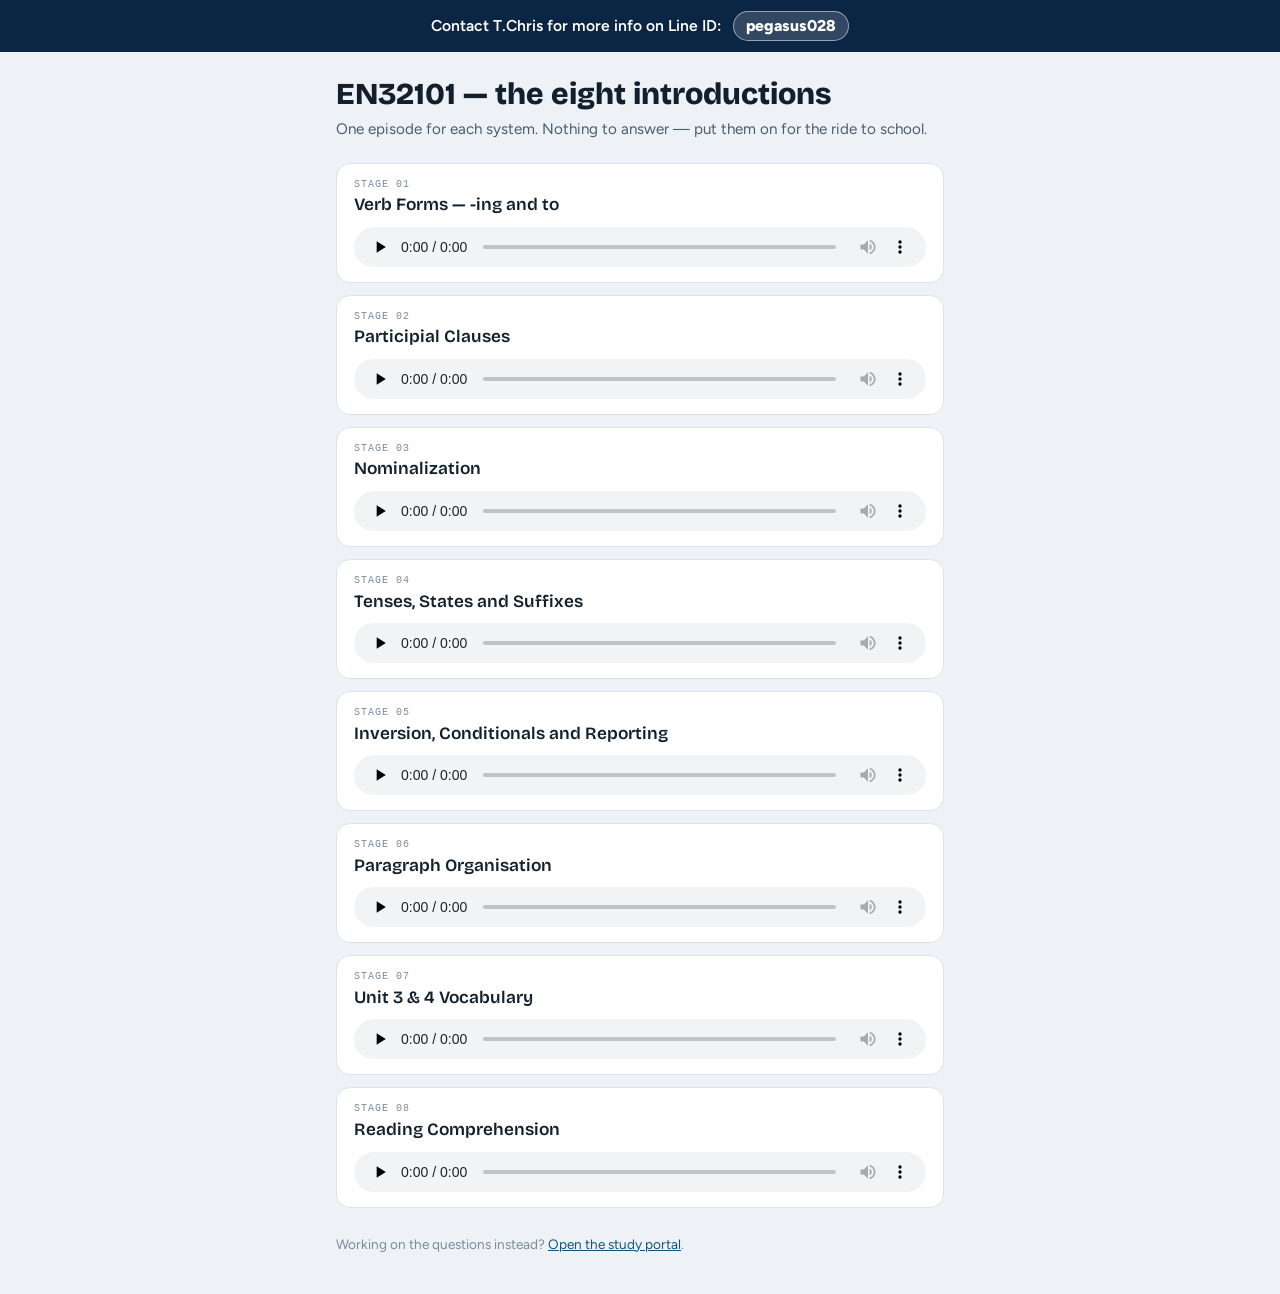
<file: podcasts.html>
<!doctype html>
<html lang="en">
<head>
<meta charset="utf-8">
<meta name="viewport" content="width=device-width, initial-scale=1, viewport-fit=cover">
<title>EN32101 — Podcasts</title>
<meta name="description" content="The eight stage introductions for EN32101 English 3. Listen anywhere.">
<link rel="icon" href="data:image/svg+xml,<svg xmlns='http://www.w3.org/2000/svg' viewBox='0 0 16 16'><text y='13' font-size='13'>&#127911;</text></svg>">
<link rel="stylesheet" href="https://fonts.googleapis.com/css2?family=Bricolage+Grotesque:opsz,wght@12..96,600;12..96,800&family=Figtree:wght@400;500;600&display=swap">
<style>
/* A page for the bus. No sign-in, no navigation, nothing to decide: eight
   names and eight play buttons. It loads media.js and nothing else, so it is
   a few kilobytes over mobile data rather than the whole item bank. */
:root{
  --navy:#0B2545; --ink:#12202E; --ink-2:#4A5C6E; --ink-3:#7C8A98;
  --bg:#EEF2F6; --surface:#FFFFFF; --rule:#DCE3EA; --accent:#12557A;
  --r:14px;
}
@media (prefers-color-scheme:dark){
  :root{ --ink:#E8EEF4; --ink-2:#A8B6C2; --ink-3:#7C8A98;
         --bg:#0E1620; --surface:#16212D; --rule:#26323F; --accent:#7FC2E8; }
}
*{box-sizing:border-box;margin:0;padding:0}
html{-webkit-text-size-adjust:100%}
body{
  background:var(--bg);color:var(--ink);
  font-family:Figtree,system-ui,-apple-system,"Segoe UI",sans-serif;
  line-height:1.5;padding-bottom:40px;
}
.ribbon{
  background:var(--navy);color:#fff;padding:11px 16px;text-align:center;
  font-weight:600;font-size:.98rem;
}
.ribbon a{
  display:inline-block;color:#fff;text-decoration:none;font-weight:800;
  padding:2px 12px;border-radius:99px;margin-left:8px;
  background:rgba(255,255,255,.16);border:1.5px solid rgba(255,255,255,.5);
}
main{max-width:640px;margin:0 auto;padding:26px 16px 0}
h1{font-family:"Bricolage Grotesque",Figtree,sans-serif;font-weight:800;font-size:1.9rem;line-height:1.1}
.sub{color:var(--ink-2);font-size:.95rem;margin-top:7px}
ol{list-style:none;margin-top:22px;display:flex;flex-direction:column;gap:12px}
li{
  background:var(--surface);border:1px solid var(--rule);border-radius:var(--r);
  padding:15px 17px;display:flex;flex-direction:column;gap:11px;
}
h2{
  font-family:"Bricolage Grotesque",Figtree,sans-serif;font-weight:600;
  font-size:1.08rem;line-height:1.25;
}
h2 span{
  display:block;font-family:ui-monospace,SFMono-Regular,Menlo,monospace;
  font-size:10px;letter-spacing:.1em;color:var(--ink-3);font-weight:400;margin-bottom:3px;
}
audio{width:100%;height:40px}
.missing{font-size:.88rem;color:var(--ink-3)}
footer{max-width:640px;margin:26px auto 0;padding:0 16px;color:var(--ink-3);font-size:.85rem}
footer a{color:var(--accent)}
</style>
</head>
<body>

<div class="ribbon">Contact T.Chris for more info on Line ID:
  <a href="https://line.me/ti/p/s8-dggjcqD" target="_blank" rel="noopener">pegasus028</a>
</div>

<main>
  <h1>EN32101 — the eight introductions</h1>
  <p class="sub">One episode for each system. Nothing to answer — put them on for the ride to school.</p>
  <ol id="list"></ol>
</main>

<footer>
  <p>Working on the questions instead? <a href="index.html">Open the study portal</a>.</p>
</footer>

<script src="media.js?v=2026-09-19f"></script>
<script>
(function () {
  var list = document.getElementById('list');
  var n = 0;
  Object.keys(MEDIA).forEach(function (id) {
    var m = MEDIA[id];
    if (!m || !m.podcast) return;
    n++;
    var li = document.createElement('li');
    var h = document.createElement('h2');
    var tag = document.createElement('span');
    tag.textContent = 'STAGE ' + (n < 10 ? '0' + n : n);
    h.appendChild(tag);
    h.appendChild(document.createTextNode(m.title || id));
    li.appendChild(h);

    var a = document.createElement('audio');
    a.controls = true;
    a.preload = 'none';
    a.src = m.podcast;
    li.appendChild(a);

    /* An episode that has not been uploaded yet says so, rather than showing a
       player that does nothing when a student taps it on a moving bus. */
    var miss = document.createElement('p');
    miss.className = 'missing';
    miss.textContent = 'This episode has not been recorded yet.';
    miss.hidden = true;
    li.appendChild(miss);
    a.addEventListener('error', function () { a.hidden = true; miss.hidden = false; });

    /* Where they left off, kept in this browser only. Nothing is sent
       anywhere: this page has no sign-in and no server. */
    var key = 'mc.pod.' + id;
    a.addEventListener('loadedmetadata', function () {
      try {
        var at = parseFloat(localStorage.getItem(key) || '0');
        if (at > 5 && at < a.duration - 10) a.currentTime = at;
      } catch (e) {}
    });
    var mark = 0;
    a.addEventListener('timeupdate', function () {
      if (a.currentTime - mark < 10) return;
      mark = a.currentTime;
      try { localStorage.setItem(key, String(Math.round(a.currentTime))); } catch (e) {}
    });
    a.addEventListener('ended', function () {
      try { localStorage.removeItem(key); } catch (e) {}
    });
    /* One at a time, so tapping a second episode stops the first. */
    a.addEventListener('play', function () {
      list.querySelectorAll('audio').forEach(function (other) {
        if (other !== a) other.pause();
      });
    });

    list.appendChild(li);
  });
  if (!n) list.innerHTML = '<li class="missing">No episodes have been added yet.</li>';
})();
</script>
</body>
</html>
</file>
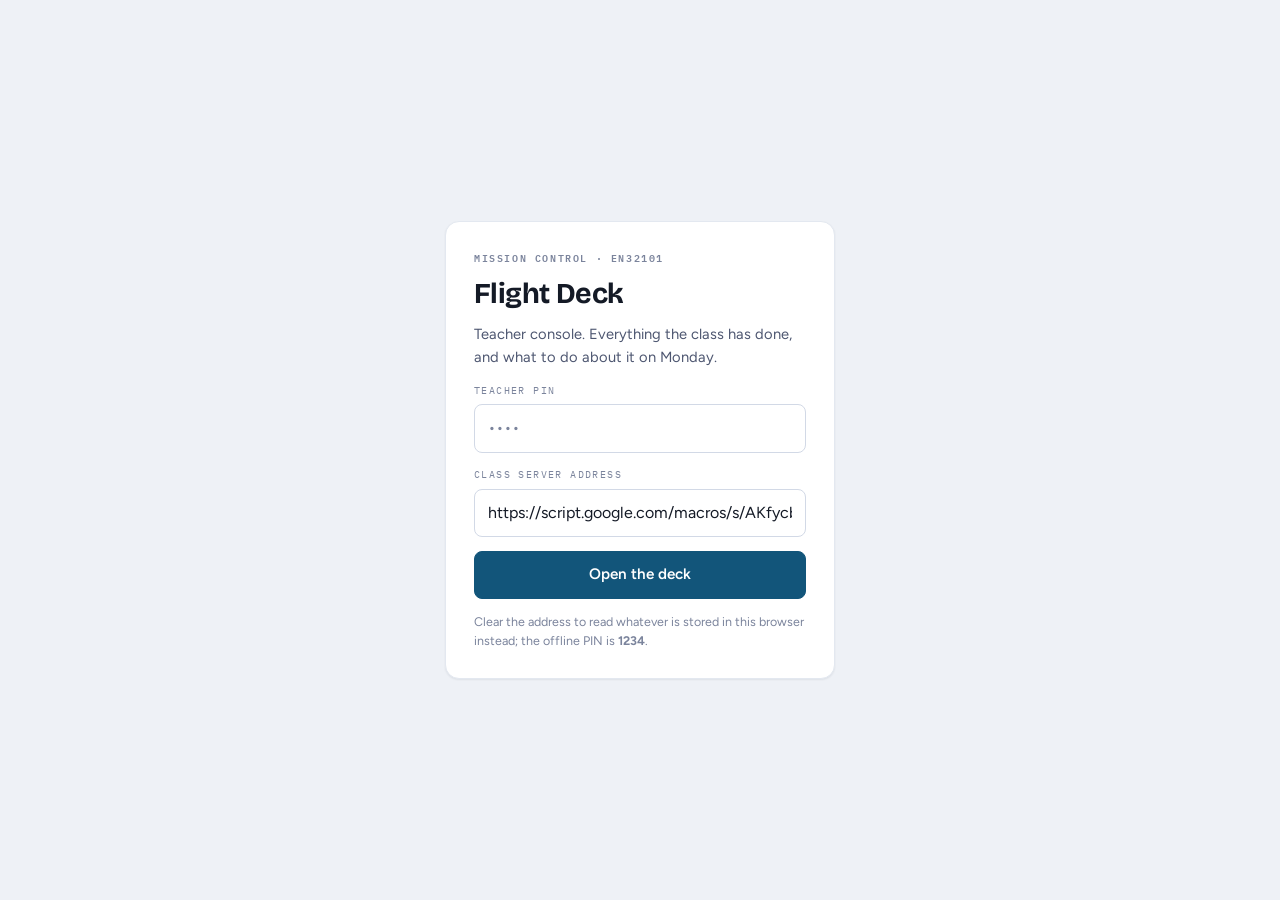
<file: teacher.html>
<!DOCTYPE html>
<html lang="en">
<head>
<meta charset="utf-8">
<meta name="viewport" content="width=device-width, initial-scale=1">
<title>Mission Control — Flight Deck</title>
<link rel="icon" href="data:image/svg+xml,%3Csvg xmlns='http://www.w3.org/2000/svg' viewBox='0 0 32 32'%3E%3Crect width='32' height='32' rx='7' fill='%2312557A'/%3E%3Ccircle cx='16' cy='16' r='8' fill='none' stroke='%23E5AE4A' stroke-width='2.5'/%3E%3Ccircle cx='16' cy='16' r='2.5' fill='%23E5AE4A'/%3E%3C/svg%3E">
<link rel="preconnect" href="https://fonts.googleapis.com">
<link rel="preconnect" href="https://fonts.gstatic.com" crossorigin>
<link rel="stylesheet" href="https://fonts.googleapis.com/css2?family=Bricolage+Grotesque:opsz,wght@12..96,600;12..96,800&family=Figtree:wght@400;500;600;700&family=IBM+Plex+Mono:wght@400;600&display=swap">
<link rel="stylesheet" href="theme.css?v=2026-09-21a">
<style>
/* ======================= TEACHER CONSOLE ============================== */
.wrap{max-width:1200px;margin:0 auto;padding-inline:16px}
.hidden{display:none!important}
.tiny{font-size:.78rem;color:var(--ink-3);line-height:1.5}

#gate{min-height:100vh;display:grid;place-items:center;padding:24px 16px}
.gatecard{width:100%;max-width:390px;padding:28px var(--pad);display:flex;flex-direction:column;gap:14px}
.gatecard h1{font-size:1.8rem;line-height:1.05}

header.top{border-bottom:1px solid var(--rule);background:var(--surface);position:sticky;top:0;z-index:30}
.top-in{max-width:1200px;margin:0 auto;padding:13px 16px;display:flex;align-items:center;gap:14px;flex-wrap:wrap}
.top-in h1{font-size:1.18rem}
.top-in .sub{font-family:var(--f-mono);font-size:9.5px;letter-spacing:.14em;text-transform:uppercase;color:var(--ink-3);display:block;margin-top:2px}

main{padding-block:20px 80px}
.grid{display:grid;grid-template-columns:1fr;gap:16px}
@media (min-width:1020px){.grid{grid-template-columns:minmax(0,1fr) minmax(0,1.4fr)}}

.panel{padding:16px var(--pad) var(--pad)}
.panel-h{display:flex;align-items:baseline;justify-content:space-between;gap:10px;margin-bottom:12px;flex-wrap:wrap}
.panel-h h2{font-size:1.08rem}

/* --------------------------------------------------------------- roster */
.roster-scroll{overflow-x:auto;border:1px solid var(--rule);border-radius:var(--r-m)}
table.roster{border-collapse:collapse;width:100%;min-width:680px;font-size:.86rem}
table.roster th{
  font-family:var(--f-mono);font-size:9px;letter-spacing:.12em;text-transform:uppercase;color:var(--ink-3);
  text-align:left;padding:9px 10px;background:var(--surface-2);white-space:nowrap;position:sticky;top:0;
}
table.roster td{padding:9px 10px;border-top:1px solid var(--rule-soft);white-space:nowrap}
table.roster tr.r{cursor:pointer}
table.roster th.sortable{cursor:pointer;user-select:none}
table.roster th.sortable:hover{color:var(--ink)}
table.roster th.sortable.on{color:var(--accent)}
table.roster tr.r:hover td{background:var(--surface-2)}
table.roster tr.sel td{background:var(--accent-soft)}
.who2{display:flex;flex-direction:column;gap:1px}
.who2 b{font-weight:600}
.who2 span{font-family:var(--f-mono);font-size:9.5px;color:var(--ink-3)}
.mini{width:64px;height:6px;background:var(--surface-3);border-radius:99px;overflow:hidden;display:inline-block;vertical-align:middle}
.mini i{display:block;height:100%;background:var(--accent)}
.flag{font-family:var(--f-mono);font-size:9px;letter-spacing:.08em;text-transform:uppercase;padding:2px 6px;border-radius:99px}
.flag.stall{background:var(--no-soft);color:var(--no)}
.flag.new{background:var(--accent-soft);color:var(--accent)}
.flag.fly{background:var(--ok-soft);color:var(--ok)}

/* ---------------------------------------------------------- disclosure */
details.disc{border:1px solid var(--rule);border-radius:var(--r-m);margin-bottom:10px;background:var(--surface)}
details.disc>summary{
  cursor:pointer;list-style:none;padding:11px 14px;display:flex;align-items:center;gap:10px;
  font-weight:600;font-size:.92rem;
}
details.disc>summary::-webkit-details-marker{display:none}
details.disc>summary::before{content:"▸";color:var(--ink-3);transition:transform .15s}
details.disc[open]>summary::before{transform:rotate(90deg)}
details.disc>summary .count{margin-left:auto;font-family:var(--f-mono);font-size:10px;color:var(--ink-3)}
.disc-body{padding:0 14px 14px;border-top:1px solid var(--rule-soft)}
.logtable{width:100%;border-collapse:collapse;font-size:.8rem;font-family:var(--f-mono)}
.logtable th{text-align:left;padding:7px 8px;color:var(--ink-3);font-size:9px;letter-spacing:.1em;text-transform:uppercase;border-bottom:1px solid var(--rule)}
.logtable td{padding:6px 8px;border-bottom:1px solid var(--rule-soft);vertical-align:top}
.logtable tr.bad td{background:var(--no-soft)}
.logtable .g{color:var(--ink-3)}
.logscroll{max-height:340px;overflow:auto;margin-top:8px;border-radius:var(--r-s)}

/* ------------------------------------------------------------- report */
.rep-block{border-left:3px solid var(--no);padding-left:14px;margin-bottom:18px}
.rep-block.good{border-left-color:var(--ok)}
.rep-h{display:flex;align-items:baseline;gap:9px;flex-wrap:wrap;margin-bottom:6px}
.rep-h h4{font-family:var(--f-display);font-size:1rem;font-weight:700}
.rep-rate{font-family:var(--f-mono);font-size:10px;color:var(--ink-3)}
.rep-p{font-size:.9rem;line-height:1.55;color:var(--ink-2);margin-bottom:8px}
.rep-teach{font-size:.88rem;line-height:1.55;background:var(--surface-2);padding:11px 13px;border-radius:var(--r-m);margin-bottom:8px}
.rep-teach b{font-family:var(--f-mono);font-size:9px;letter-spacing:.13em;text-transform:uppercase;color:var(--ink-3);display:block;margin-bottom:5px}
.rep-acts{list-style:none;padding:0;display:flex;flex-direction:column;gap:7px}
.rep-acts li{display:flex;gap:9px;font-size:.88rem;line-height:1.5;color:var(--ink-2)}
.rep-acts li::before{content:"→";color:var(--accent);flex:0 0 auto;font-weight:700}

/* --------------------------------------------------------------- class */
.heat{display:flex;flex-direction:column;gap:5px}
.heat-row{display:grid;grid-template-columns:1fr 96px 44px;gap:10px;align-items:center;font-size:.85rem}
.heat-bar{height:9px;background:var(--surface-3);border-radius:99px;overflow:hidden}
.heat-bar i{display:block;height:100%;background:var(--no)}
.heat-n{font-family:var(--f-mono);font-size:10px;color:var(--ink-3);text-align:right}

.sysbars{display:flex;flex-direction:column;gap:6px}
.sysbar{display:grid;grid-template-columns:1fr 110px 44px;gap:10px;align-items:center;font-size:.85rem}
.sysbar-b{height:9px;background:var(--surface-3);border-radius:99px;overflow:hidden}
.sysbar-b i{display:block;height:100%;background:var(--accent)}
.sysbar-n{font-family:var(--f-mono);font-size:10px;color:var(--ink-3);text-align:right}

.tools{display:flex;gap:8px;flex-wrap:wrap;margin-left:auto}
.stat5{display:grid;grid-template-columns:repeat(2,1fr);gap:9px;margin-bottom:14px}
@media (min-width:640px){.stat5{grid-template-columns:repeat(5,1fr)}}
.stat{background:var(--surface-2);border-radius:var(--r-m);padding:11px 13px}
.stat b{display:block;font-family:var(--f-display);font-size:1.5rem;font-weight:800;line-height:1.1;font-variant-numeric:tabular-nums}
.stat span{font-family:var(--f-mono);font-size:9px;letter-spacing:.11em;text-transform:uppercase;color:var(--ink-3)}

.mocktable{width:100%;border-collapse:collapse;font-size:.85rem;margin-top:8px}
.mocktable th{font-family:var(--f-mono);font-size:9px;letter-spacing:.11em;text-transform:uppercase;color:var(--ink-3);text-align:left;padding:7px 8px;border-bottom:1px solid var(--rule)}
.mocktable td{padding:7px 8px;border-bottom:1px solid var(--rule-soft)}
.mocktable td.n{font-family:var(--f-mono);text-align:right;font-variant-numeric:tabular-nums}
.mocktable tr.low td{background:var(--no-soft)}

/* --------------------------------------------------------------- print */
#printable{display:none}
@media print{
  body>*{display:none!important}
  #printable{display:block!important;padding:0;font-family:Georgia,serif;color:#000;background:#fff}
  #printable .pq{page-break-inside:avoid;margin-bottom:16px}
  #printable .key{page-break-before:always}
  #printable h2{font-size:16pt;margin:0 0 4pt}
  #printable .meta{font-size:9pt;color:#444;margin-bottom:14pt}
  #printable .pq b{font-size:11pt}
  #printable .pq ol{margin:4pt 0 0 18pt;font-size:11pt}
  #printable .pq .ctx{font-size:10pt;font-style:italic;margin:2pt 0}
  #printable table{border-collapse:collapse;font-size:9.5pt;margin:4pt 0}
  #printable table td,#printable table th{border:1px solid #999;padding:2pt 6pt}
}
.empty{padding:30px 18px;text-align:center;color:var(--ink-3);font-size:.92rem}
.msg{font-size:.88rem;padding:10px 12px;border-radius:var(--r-m)}
.msg.bad{background:var(--no-soft);color:var(--no)}
.modebar{
  max-width:1200px;margin:10px auto 0;padding:9px 14px;border-radius:var(--r-m);
  background:var(--gold-soft);color:var(--gold);font-size:.82rem;display:flex;gap:10px;
  align-items:center;justify-content:space-between;flex-wrap:wrap;
}
.modebar b{font-family:var(--f-mono);font-size:9.5px;letter-spacing:.12em;text-transform:uppercase}
</style>
</head>
<body>

<div id="gate">
  <div class="card gatecard">
    <p class="kicker">Mission Control · EN32101</p>
    <h1>Flight Deck</h1>
    <p style="color:var(--ink-2);font-size:.92rem">Teacher console. Everything the class has done, and what to do about it on Monday.</p>
    <div class="field"><label for="pin">Teacher PIN</label>
      <input type="password" id="pin" placeholder="••••" autocomplete="current-password"></div>
    <div class="field"><label for="url">Class server address</label>
      <input type="text" id="url" placeholder="https://script.google.com/macros/s/…/exec" spellcheck="false"></div>
    <div id="gate-msg" class="msg bad hidden"></div>
    <button class="btn primary wide" id="gate-go">Open the deck</button>
    <p class="tiny">Clear the address to read whatever is stored in this browser instead; the offline PIN is <strong>1234</strong>.</p>
  </div>
</div>

<div id="app" class="hidden">
  <header class="top">
    <div class="top-in">
      <div>
        <h1>Flight Deck</h1>
        <span class="sub" id="top-sub">—</span>
      </div>
      <div class="tools">
        <button class="btn sm" id="t-refresh">Refresh</button>
        <button class="btn sm" id="t-csv">Export CSV</button>
        <button class="btn sm ghost" id="t-out">Close</button>
      </div>
    </div>
  </header>
  <div id="modebar-slot"></div>

  <main class="wrap">
    <div class="stat5" id="stats"></div>
    <div class="grid">
      <div class="card panel">
        <div class="panel-h"><h2>Class roster</h2><span class="kicker" id="roster-n"></span></div>
        <input type="text" id="q" placeholder="Filter by name or student ID" spellcheck="false" style="margin-bottom:10px">
        <div class="roster-scroll"><table class="roster" id="roster"></table></div>
        <div style="margin-top:18px">
          <div class="panel-h"><h2 style="font-size:.98rem">Where the class is losing marks</h2></div>
          <div class="heat" id="heat"></div>
        </div>
        <div style="margin-top:18px">
          <div class="panel-h"><h2 style="font-size:.98rem">The eight systems, class mean</h2></div>
          <div class="sysbars" id="sysbars"></div>
        </div>
      </div>
      <div class="card panel" id="detail"><div class="empty">Select a student to see their log, their diagnosis, their simulation results, and to set them a paper.</div></div>
    </div>
  </main>
</div>

<div id="printable"></div>
<div id="toast-slot"></div>

<!-- ===================================================================
     CLASS SERVER — paste your /exec URL between the quotes.
     =================================================================== -->
<script>window.MC_API_URL = 'https://script.google.com/macros/s/AKfycbwTAnHHxTE1ilNaOcCxsd_Z0C7gCLANLqPCPuiDb43MJIsbJDNlkRFBmPqxl4nwTwqFXg/exec';</script>

<script src="content.js?v=2026-09-21a"></script>
<script src="topic-verbforms.js?v=2026-09-21a"></script>
<script src="topic-participles.js?v=2026-09-21a"></script>
<script src="topic-nominalization.js?v=2026-09-21a"></script>
<script src="topic-tenses.js?v=2026-09-21a"></script>
<script src="topic-inversion.js?v=2026-09-21a"></script>
<script src="topic-cohesion.js?v=2026-09-21a"></script>
<script src="topic-vocab.js?v=2026-09-21a"></script>
<script src="topic-reading.js?v=2026-09-21a"></script>
<script src="media.js?v=2026-09-21a"></script>
<script src="mock-1.js?v=2026-09-21a"></script>
<script src="mock-2.js?v=2026-09-21a"></script>
<script src="mock-3.js?v=2026-09-21a"></script>
<script src="content-export.js?v=2026-09-21a"></script>
<script src="engine.js?v=2026-09-21a"></script>
<script src="api.js?v=2026-09-21a"></script>
<script src="teacher.js?v=2026-09-21a"></script>
</body>
</html>
</file>
<file: theme.css>
/* ===========================================================================
   MISSION CONTROL — theme.css
   Shared tokens and item components for the student and teacher consoles.
   Three theme states: bare :root (light), prefers-color-scheme, [data-theme].
   =========================================================================== */

:root{
  --ground:#EEF1F6;
  --surface:#FFFFFF;
  --surface-2:#E4E9F2;
  --surface-3:#D6DDEA;
  --ink:#141A26;
  --ink-2:#4E5771;
  --ink-3:#7B849C;
  --rule:#D2D9E6;
  --rule-soft:#E3E8F0;
  --accent:#12557A;
  --accent-ink:#FFFFFF;
  --accent-soft:rgba(18,85,122,.10);
  --accent-line:rgba(18,85,122,.34);
  --gold:#9A6206;
  --gold-soft:rgba(154,98,6,.13);
  --ok:#186B4E;
  --ok-soft:rgba(24,107,78,.11);
  --no:#AE3A22;
  --no-soft:rgba(174,58,34,.10);
  --shadow-s:0 1px 2px rgba(20,26,38,.07);
  --shadow-m:0 2px 10px rgba(20,26,38,.09);
  --shadow-l:0 12px 32px rgba(20,26,38,.16);

  --f-display:"Bricolage Grotesque","Figtree","Helvetica Neue",Arial,sans-serif;
  --f-ui:"Figtree","Helvetica Neue",Arial,sans-serif;
  --f-mono:"IBM Plex Mono","SFMono-Regular",Consolas,monospace;

  --r-s:4px; --r-m:8px; --r-l:14px;
  --pad:clamp(16px,4vw,28px);
}
@media (prefers-color-scheme: dark){
  :root:not([data-theme="light"]){
    --ground:#0B0F17;
    --surface:#141A26;
    --surface-2:#1B2333;
    --surface-3:#242E42;
    --ink:#E4E9F2;
    --ink-2:#9AA4BC;
    --ink-3:#737D96;
    --rule:#28324a;
    --rule-soft:#1F2739;
    --accent:#63B9E0;
    --accent-ink:#0B121C;
    --accent-soft:rgba(99,185,224,.15);
    --accent-line:rgba(99,185,224,.42);
    --gold:#E5AE4A;
    --gold-soft:rgba(229,174,74,.15);
    --ok:#4FBE8B;
    --ok-soft:rgba(79,190,139,.14);
    --no:#F07A5E;
    --no-soft:rgba(240,122,94,.14);
    --shadow-s:0 1px 2px rgba(0,0,0,.4);
    --shadow-m:0 2px 10px rgba(0,0,0,.45);
    --shadow-l:0 12px 32px rgba(0,0,0,.55);
  }
}
:root[data-theme="dark"]{
  --ground:#0B0F17; --surface:#141A26; --surface-2:#1B2333; --surface-3:#242E42;
  --ink:#E4E9F2; --ink-2:#9AA4BC; --ink-3:#737D96; --rule:#28324a; --rule-soft:#1F2739;
  --accent:#63B9E0; --accent-ink:#0B121C; --accent-soft:rgba(99,185,224,.15); --accent-line:rgba(99,185,224,.42);
  --gold:#E5AE4A; --gold-soft:rgba(229,174,74,.15);
  --ok:#4FBE8B; --ok-soft:rgba(79,190,139,.14);
  --no:#F07A5E; --no-soft:rgba(240,122,94,.14);
  --shadow-s:0 1px 2px rgba(0,0,0,.4); --shadow-m:0 2px 10px rgba(0,0,0,.45); --shadow-l:0 12px 32px rgba(0,0,0,.55);
}

*{box-sizing:border-box}
html{-webkit-text-size-adjust:100%}
body{
  margin:0; background:var(--ground); color:var(--ink);
  font-family:var(--f-ui); font-size:16px; line-height:1.55;
  -webkit-font-smoothing:antialiased;
}
h1,h2,h3,h4{font-family:var(--f-display);letter-spacing:-.02em;text-wrap:balance;margin:0}
p{margin:0}
button{font:inherit;color:inherit}
a{color:var(--accent)}
:focus-visible{outline:2px solid var(--accent);outline-offset:2px;border-radius:var(--r-s)}
.num{font-variant-numeric:tabular-nums}

/* ---------------------------------------------------------------- labels */
.kicker{
  font-family:var(--f-mono);font-size:10px;font-weight:600;letter-spacing:.16em;
  text-transform:uppercase;color:var(--ink-3);
}
.pill{
  display:inline-flex;align-items:center;gap:6px;
  font-family:var(--f-mono);font-size:10px;font-weight:600;letter-spacing:.1em;
  text-transform:uppercase;padding:3px 8px;border-radius:999px;
  background:var(--surface-2);color:var(--ink-2);white-space:nowrap;
}
.pill.on{background:var(--accent-soft);color:var(--accent)}
.pill.good{background:var(--ok-soft);color:var(--ok)}
.pill.bad{background:var(--no-soft);color:var(--no)}
.pill.gold{background:var(--gold-soft);color:var(--gold)}

/* --------------------------------------------------------------- buttons */
.btn{
  display:inline-flex;align-items:center;justify-content:center;gap:8px;
  padding:11px 18px;border-radius:var(--r-m);border:1px solid var(--rule);
  background:var(--surface);color:var(--ink);font-weight:600;font-size:.95rem;
  cursor:pointer;transition:background .13s,border-color .13s,transform .08s;
}
.btn:hover{background:var(--surface-2)}
.btn:active{transform:translateY(1px)}
.btn[disabled]{opacity:.45;cursor:not-allowed}
.btn.primary{background:var(--accent);border-color:var(--accent);color:var(--accent-ink)}
.btn.primary:hover{filter:brightness(1.1)}
.btn.ghost{background:transparent;border-color:transparent;color:var(--ink-2)}
.btn.ghost:hover{background:var(--surface-2);color:var(--ink)}
.btn.sm{padding:7px 12px;font-size:.85rem}
.btn.wide{width:100%}

/* --------------------------------------------------------------- inputs */
.field{display:flex;flex-direction:column;gap:6px}
.field label{font-family:var(--f-mono);font-size:10px;letter-spacing:.14em;text-transform:uppercase;color:var(--ink-3)}
input[type=text],input[type=password],select,textarea{
  font:inherit;padding:11px 13px;border-radius:var(--r-m);
  border:1px solid var(--rule);background:var(--surface);color:var(--ink);width:100%;
}
input::placeholder{color:var(--ink-3)}

/* ----------------------------------------------------------------- cards */
.card{
  background:var(--surface);border:1px solid var(--rule-soft);
  border-radius:var(--r-l);box-shadow:var(--shadow-s);
}

/* ------------------------------------------------------- item components */
.given{
  display:flex;gap:12px;align-items:flex-start;
  background:var(--surface-2);border-radius:var(--r-m);padding:12px 14px;margin-bottom:14px;
}
.given-k{
  font-family:var(--f-mono);font-size:9px;letter-spacing:.16em;text-transform:uppercase;
  color:var(--ink-3);padding-top:5px;flex:0 0 auto;
}
.given-t{font-size:1.02rem;font-style:italic}
.stem{font-size:1.06rem;line-height:1.45;margin:0 0 16px 0;font-weight:500}
.stem ol,.stem ul{margin:10px 0 0 0;padding-left:0;list-style:none;display:flex;flex-direction:column;gap:6px}
.stem li{display:flex;gap:10px;font-weight:400;font-size:1rem;line-height:1.45}
.stem li b{font-family:var(--f-mono);font-size:.82rem;color:var(--accent);flex:0 0 14px}

/* ------------------------------------------------------------- passages */
.passage{
  background:var(--surface-2);border-radius:var(--r-m);border-left:3px solid var(--accent-line);
  padding:14px 16px;margin-bottom:16px;font-size:.98rem;line-height:1.62;
}
.passage.read{max-height:none}
.passage p{margin-bottom:.7em}
.passage p:last-child{margin-bottom:0}
.psource{font-size:.75rem;color:var(--ink-3);font-style:italic;line-height:1.4}
.gapno{
  display:inline-flex;align-items:center;gap:1px;height:22px;padding:0 5px;
  border-radius:var(--r-s);background:var(--surface-3);color:var(--ink-3);
  font-family:var(--f-mono);font-size:11px;font-weight:600;vertical-align:baseline;
  transform:translateY(2px);white-space:nowrap;
}
.gapno i{font-style:normal;opacity:.55;letter-spacing:-.5px}
.gapno.on{background:var(--accent);color:var(--accent-ink);box-shadow:0 0 0 3px var(--accent-soft)}
.gapno.on i{opacity:.8}

.dialogue{display:flex;flex-direction:column;gap:9px;margin-bottom:16px}
.dline{display:flex;gap:12px;align-items:flex-start}
.dline .who{
  font-family:var(--f-mono);font-size:11px;font-weight:600;color:var(--accent);
  flex:0 0 76px;text-align:right;padding-top:3px;
}
.dline .said{font-size:1rem;line-height:1.5}
.blank{
  display:inline-block;min-width:54px;text-align:center;border-bottom:2px solid var(--accent-line);
  color:var(--accent);font-weight:700;
}

.tbl-scroll{overflow-x:auto;margin-bottom:16px;border-radius:var(--r-m);border:1px solid var(--rule)}
.tbl{border-collapse:collapse;width:100%;min-width:360px;font-size:.92rem}
.tbl th{
  font-family:var(--f-mono);font-size:9.5px;letter-spacing:.13em;text-transform:uppercase;
  color:var(--ink-3);text-align:left;padding:9px 14px;background:var(--surface-2);white-space:nowrap;
}
.tbl td{padding:9px 14px;border-top:1px solid var(--rule-soft)}

.opts{display:flex;flex-direction:column;gap:8px}
.opt{
  display:flex;gap:12px;align-items:flex-start;text-align:left;width:100%;
  padding:12px 14px;border:1px solid var(--rule);border-radius:var(--r-m);
  background:var(--surface);cursor:pointer;transition:border-color .12s,background .12s;
}
.opt:hover:not([disabled]){border-color:var(--accent-line);background:var(--accent-soft)}
.opt-k{
  font-family:var(--f-mono);font-size:11px;font-weight:600;color:var(--ink-3);
  flex:0 0 auto;padding-top:3px;width:14px;
}
.opt-t{font-size:.98rem;line-height:1.45}
.opt.sel{border-color:var(--accent);background:var(--accent-soft);box-shadow:inset 0 0 0 1px var(--accent)}
.opt.sel .opt-k{color:var(--accent)}
.opt.right{border-color:var(--ok);background:var(--ok-soft)}
.opt.right .opt-k{color:var(--ok)}
.opt.wrong{border-color:var(--no);background:var(--no-soft)}
.opt.wrong .opt-k{color:var(--no)}
.opt[disabled]{cursor:default;opacity:1}

/* ------------------------------------------- error identification (spot) */
.segs{display:flex;flex-wrap:wrap;gap:8px}
.seg{
  display:flex;gap:8px;align-items:flex-start;text-align:left;
  padding:10px 13px;border:1px solid var(--rule);border-radius:var(--r-m);
  background:var(--surface);cursor:pointer;font-size:.98rem;line-height:1.4;
  transition:border-color .12s,background .12s;flex:1 1 220px;
}
.seg:hover:not([disabled]){border-color:var(--accent-line);background:var(--accent-soft)}
.seg-n{font-family:var(--f-mono);font-size:10px;font-weight:600;color:var(--ink-3);padding-top:3px;flex:0 0 auto}
.seg.sel{border-color:var(--accent);background:var(--accent-soft);box-shadow:inset 0 0 0 1px var(--accent)}
.seg.right{border-color:var(--ok);background:var(--ok-soft)}
.seg.right .seg-n{color:var(--ok)}
.seg.wrong{border-color:var(--no);background:var(--no-soft)}
.seg.wrong .seg-n{color:var(--no)}
.seg[disabled]{cursor:default}
.fixnote{
  margin-top:12px;font-size:.88rem;color:var(--ink-2);
  background:var(--surface-2);padding:10px 13px;border-radius:var(--r-m);
}

/* --------------------------------------------------- build / order tiles */
.slot,.rank-slot{
  min-height:58px;display:flex;flex-wrap:wrap;gap:6px;align-items:center;
  padding:12px;border-radius:var(--r-m);border:1px dashed var(--rule);
  background:var(--surface-2);margin-bottom:12px;
}
.rank-slot{flex-direction:column;align-items:stretch}
.slot-hint{color:var(--ink-3);font-size:.88rem;font-family:var(--f-mono)}
.tiles{display:flex;flex-wrap:wrap;gap:6px}
.tile{
  padding:8px 12px;border:1px solid var(--rule);border-radius:var(--r-s);
  background:var(--surface);cursor:pointer;font-size:.98rem;
}
.tile:hover:not([disabled]){border-color:var(--accent-line)}
.tile.in{background:var(--accent-soft);border-color:var(--accent-line);color:var(--accent);font-weight:600}
.tile.used{opacity:.25;cursor:default}
.rank-pool{display:flex;flex-direction:column;gap:6px}
.rank{
  display:flex;gap:10px;align-items:flex-start;text-align:left;padding:10px 13px;
  border:1px solid var(--rule);border-radius:var(--r-m);background:var(--surface);
  cursor:pointer;font-size:.95rem;line-height:1.45;
}
.rank.in{background:var(--accent-soft);border-color:var(--accent-line)}
.rank.used{opacity:.25;cursor:default}
.rank.right{border-color:var(--ok);background:var(--ok-soft)}
.rank.wrong{border-color:var(--no);background:var(--no-soft)}
.rank-n{font-family:var(--f-mono);font-size:11px;font-weight:700;color:var(--accent);width:18px;flex:0 0 auto}

/* -------------------------------------------------------- sorting boxes */
.sort-pool{
  display:flex;flex-wrap:wrap;gap:7px;justify-content:center;
  padding:14px 12px;border-radius:var(--r-m);background:var(--surface-2);
  margin-bottom:14px;min-height:56px;align-items:center;transition:opacity .2s;
}
.sort-pool.spent{opacity:.35}
.chip-i{
  padding:8px 13px;border:1px solid var(--rule);border-radius:99px;background:var(--surface);
  cursor:pointer;font-size:.93rem;font-weight:500;transition:transform .12s,border-color .12s;
}
.chip-i:hover:not([disabled]){border-color:var(--accent-line)}
.chip-i.armed{
  border-color:var(--accent);background:var(--accent);color:var(--accent-ink);
  transform:translateY(-2px) scale(1.04);box-shadow:var(--shadow-m);
}
.chip-i.gone{visibility:hidden;pointer-events:none}
.chip-i.in{background:var(--surface);border-color:var(--accent-line)}
.chip-i.right{background:var(--ok-soft);border-color:var(--ok);color:var(--ok);font-weight:600}
.chip-i.wrong{background:var(--no-soft);border-color:var(--no);color:var(--no);text-decoration:line-through}
.sort-bins{display:grid;grid-template-columns:1fr;gap:10px}
@media (min-width:520px){.sort-bins{grid-template-columns:repeat(var(--cols,2),1fr)}}
.sort-bin{
  border:2px dashed var(--rule);border-radius:var(--r-m);padding:11px;cursor:default;
  display:flex;flex-direction:column;gap:9px;min-height:118px;transition:border-color .15s,background .15s;
}
.sort-bin.ready{border-color:var(--accent-line);background:var(--accent-soft);cursor:pointer}
.sort-bin.ready:hover{border-color:var(--accent)}
.sort-h b{display:block;font-family:var(--f-display);font-weight:700;font-size:.98rem}
.sort-h span{
  display:block;font-family:var(--f-mono);font-size:9px;letter-spacing:.1em;
  text-transform:uppercase;color:var(--ink-3);margin-top:2px;
}
.sort-drop{display:flex;flex-wrap:wrap;gap:6px;align-content:flex-start;flex:1}
.sort-empty{font-family:var(--f-mono);font-size:9.5px;letter-spacing:.06em;color:var(--ink-3);align-self:center;margin:0 auto}
.sort-done{font-family:var(--f-mono);font-size:9.5px;letter-spacing:.1em;text-transform:uppercase;color:var(--accent)}

/* -------------------------------------------------------------- feedback */
.verdict{border-radius:var(--r-m);padding:14px 16px;display:flex;flex-direction:column;gap:8px}
.verdict.ok{background:var(--ok-soft);border:1px solid var(--ok)}
.verdict.no{background:var(--no-soft);border:1px solid var(--no)}
.verdict-h{display:flex;align-items:center;gap:9px;font-family:var(--f-display);font-weight:700;font-size:1.02rem}
.verdict.ok .verdict-h{color:var(--ok)}
.verdict.no .verdict-h{color:var(--no)}
.verdict-w{font-size:.94rem;line-height:1.55;color:var(--ink-2)}
.verdict-w em{font-style:italic;color:var(--ink)}
.verdict-w strong{color:var(--ink)}
.verdict-exp{font-size:.88rem;font-family:var(--f-mono);color:var(--ink-2);line-height:1.5}

/* ------------------------------------------------------------- artwork */
.artband{
  margin:calc(-1 * var(--pad)) calc(-1 * var(--pad)) 18px;
  height:96px;overflow:hidden;border-radius:var(--r-l) var(--r-l) 0 0;
  background:var(--accent-soft);
}
.artband svg.art{display:block;width:100%;height:100%}

@media (prefers-reduced-motion:reduce){*{animation:none!important;transition:none!important}}
</file>
